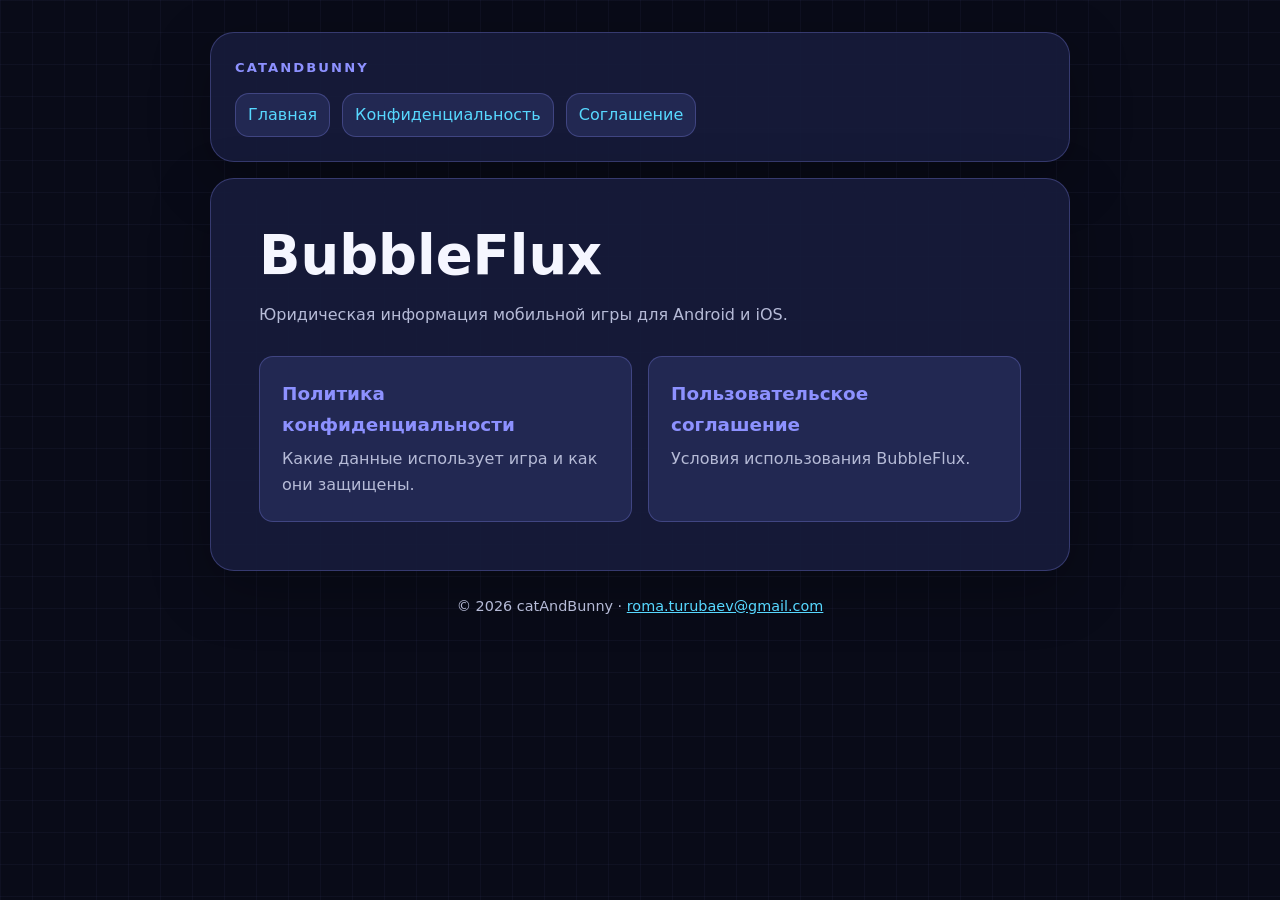
<file: index.html>
<!doctype html>
<html lang="ru"><head><meta charset="utf-8"><meta name="viewport" content="width=device-width,initial-scale=1"><meta name="description" content="Юридическая информация мобильной игры BubbleFlux"><title>BubbleFlux — юридическая информация</title><link rel="stylesheet" href="styles.css"></head>
<body><div class="page"><header><div class="brand">catAndBunny</div><nav aria-label="Навигация"><a href="index.html" aria-current="page">Главная </a><a href="privacy.html">Конфиденциальность</a><a href="terms.html">Соглашение</a></nav></header><main><h1>BubbleFlux</h1><p>Юридическая информация мобильной игры для Android и iOS.</p><div class="cards"><a class="card" href="privacy.html"><strong>Политика конфиденциальности</strong><span>Какие данные использует игра и как они защищены.</span></a><a class="card" href="terms.html"><strong>Пользовательское соглашение</strong><span>Условия использования BubbleFlux.</span></a></div></main><footer>© 2026 catAndBunny · <a href="mailto:roma.turubaev@gmail.com">roma.turubaev@gmail.com</a></footer></div></body></html>
</file>
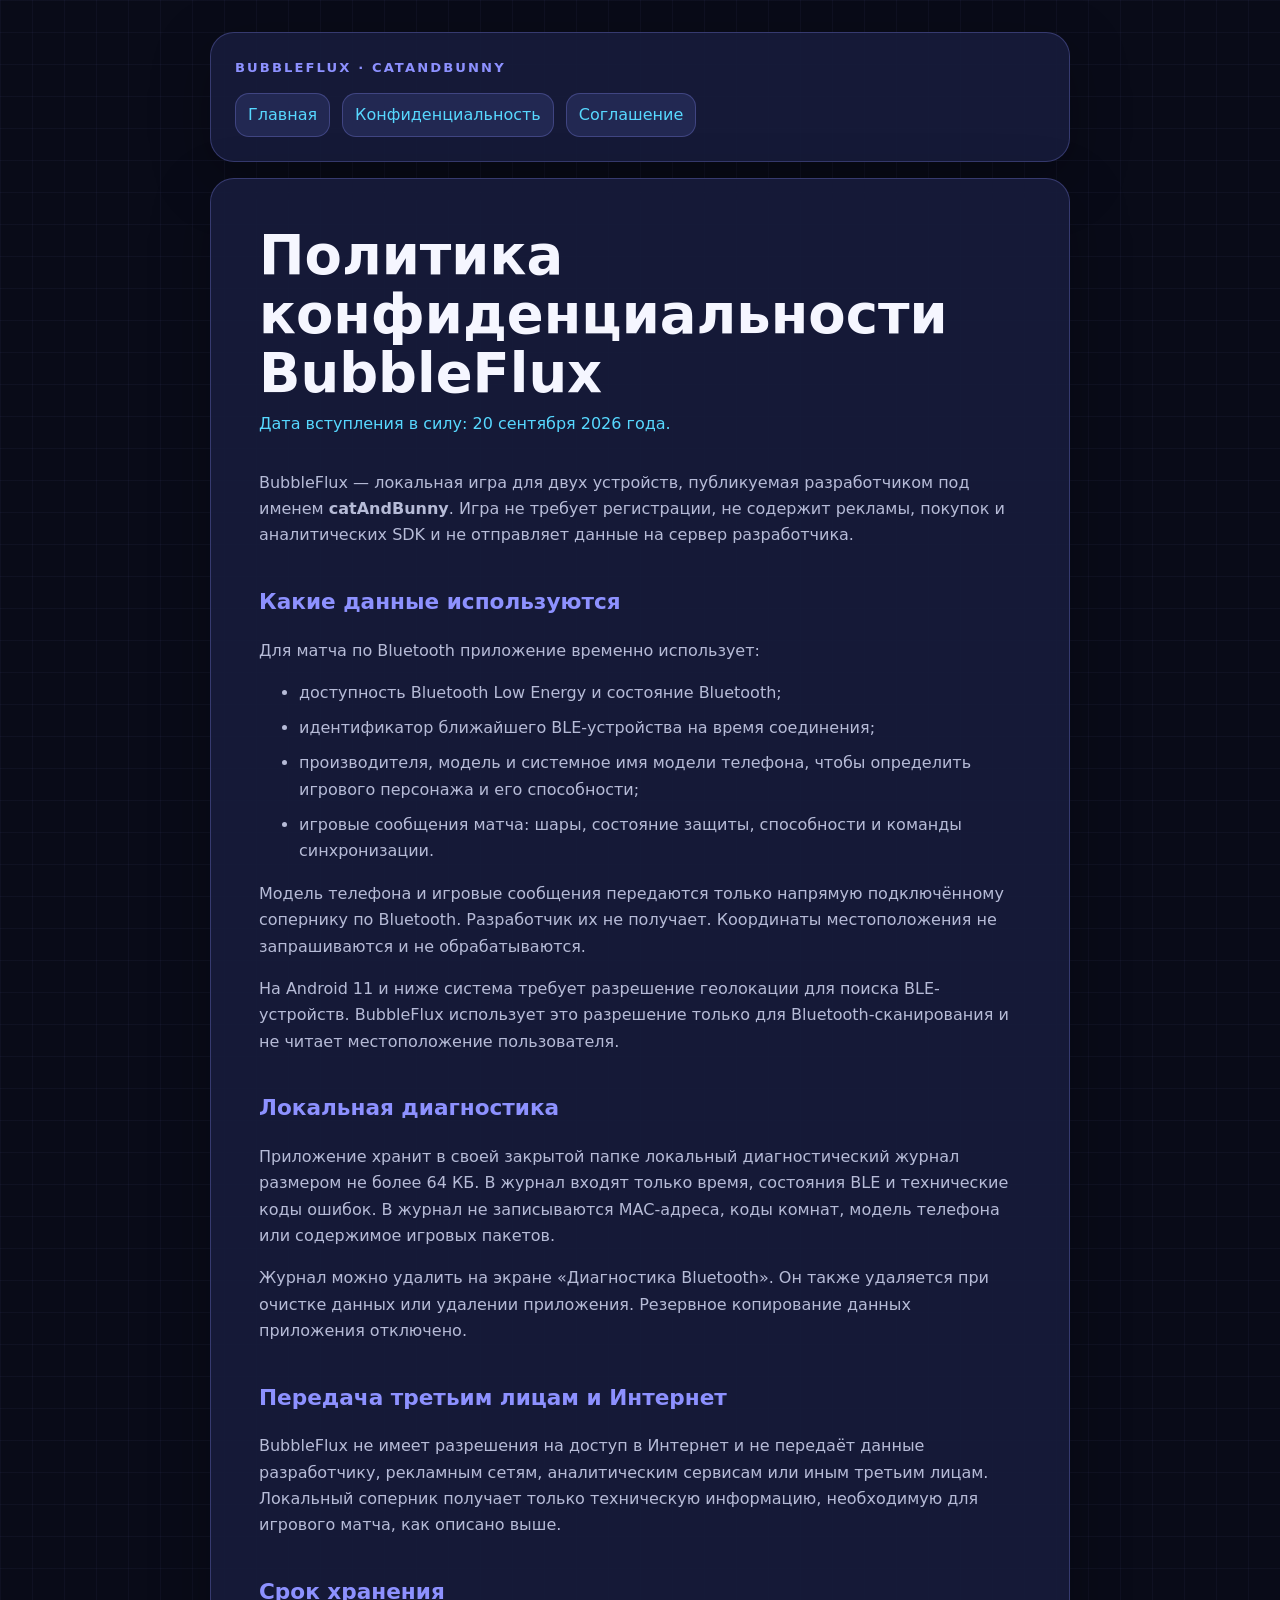
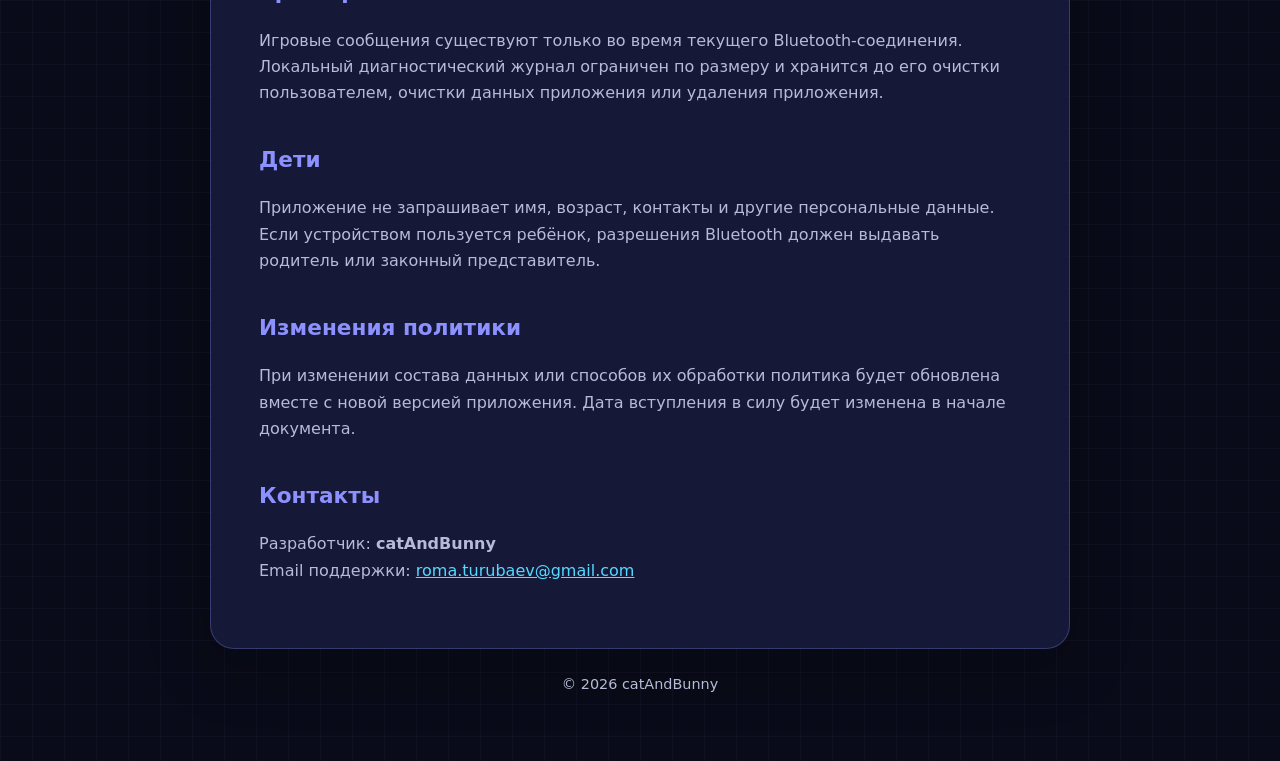
<file: privacy.html>
<!doctype html>
<html lang="ru"><head><meta charset="utf-8"><meta name="viewport" content="width=device-width,initial-scale=1"><meta name="description" content="Политика конфиденциальности мобильной игры BubbleFlux"><title>Политика конфиденциальности BubbleFlux</title><link rel="stylesheet" href="styles.css"></head>
<body><div class="page"><header><div class="brand">BubbleFlux · catAndBunny</div><nav aria-label="Навигация"><a href="index.html">Главная</a><a href="privacy.html" aria-current="page">Конфиденциальность</a><a href="terms.html">Соглашение</a></nav></header><main>
<h1>Политика конфиденциальности BubbleFlux</h1><p class="effective-date">Дата вступления в силу: 20 сентября 2026 года.</p>
<p>BubbleFlux — локальная игра для двух устройств, публикуемая разработчиком под именем <strong>catAndBunny</strong>. Игра не требует регистрации, не содержит рекламы, покупок и аналитических SDK и не отправляет данные на сервер разработчика.</p>
<h2>Какие данные используются</h2><p>Для матча по Bluetooth приложение временно использует:</p><ul><li>доступность Bluetooth Low Energy и состояние Bluetooth;</li><li>идентификатор ближайшего BLE-устройства на время соединения;</li><li>производителя, модель и системное имя модели телефона, чтобы определить игрового персонажа и его способности;</li><li>игровые сообщения матча: шары, состояние защиты, способности и команды синхронизации.</li></ul><p>Модель телефона и игровые сообщения передаются только напрямую подключённому сопернику по Bluetooth. Разработчик их не получает. Координаты местоположения не запрашиваются и не обрабатываются.</p><p>На Android 11 и ниже система требует разрешение геолокации для поиска BLE-устройств. BubbleFlux использует это разрешение только для Bluetooth-сканирования и не читает местоположение пользователя.</p>
<h2>Локальная диагностика</h2><p>Приложение хранит в своей закрытой папке локальный диагностический журнал размером не более 64 КБ. В журнал входят только время, состояния BLE и технические коды ошибок. В журнал не записываются MAC-адреса, коды комнат, модель телефона или содержимое игровых пакетов.</p><p>Журнал можно удалить на экране «Диагностика Bluetooth». Он также удаляется при очистке данных или удалении приложения. Резервное копирование данных приложения отключено.</p>
<h2>Передача третьим лицам и Интернет</h2><p>BubbleFlux не имеет разрешения на доступ в Интернет и не передаёт данные разработчику, рекламным сетям, аналитическим сервисам или иным третьим лицам. Локальный соперник получает только техническую информацию, необходимую для игрового матча, как описано выше.</p>
<h2>Срок хранения</h2><p>Игровые сообщения существуют только во время текущего Bluetooth-соединения. Локальный диагностический журнал ограничен по размеру и хранится до его очистки пользователем, очистки данных приложения или удаления приложения.</p>
<h2>Дети</h2><p>Приложение не запрашивает имя, возраст, контакты и другие персональные данные. Если устройством пользуется ребёнок, разрешения Bluetooth должен выдавать родитель или законный представитель.</p>
<h2>Изменения политики</h2><p>При изменении состава данных или способов их обработки политика будет обновлена вместе с новой версией приложения. Дата вступления в силу будет изменена в начале документа.</p>
<h2>Контакты</h2><p>Разработчик: <strong>catAndBunny</strong><br>Email поддержки: <a href="mailto:roma.turubaev@gmail.com">roma.turubaev@gmail.com</a></p>
</main><footer>© 2026 catAndBunny</footer></div></body></html>
</file>
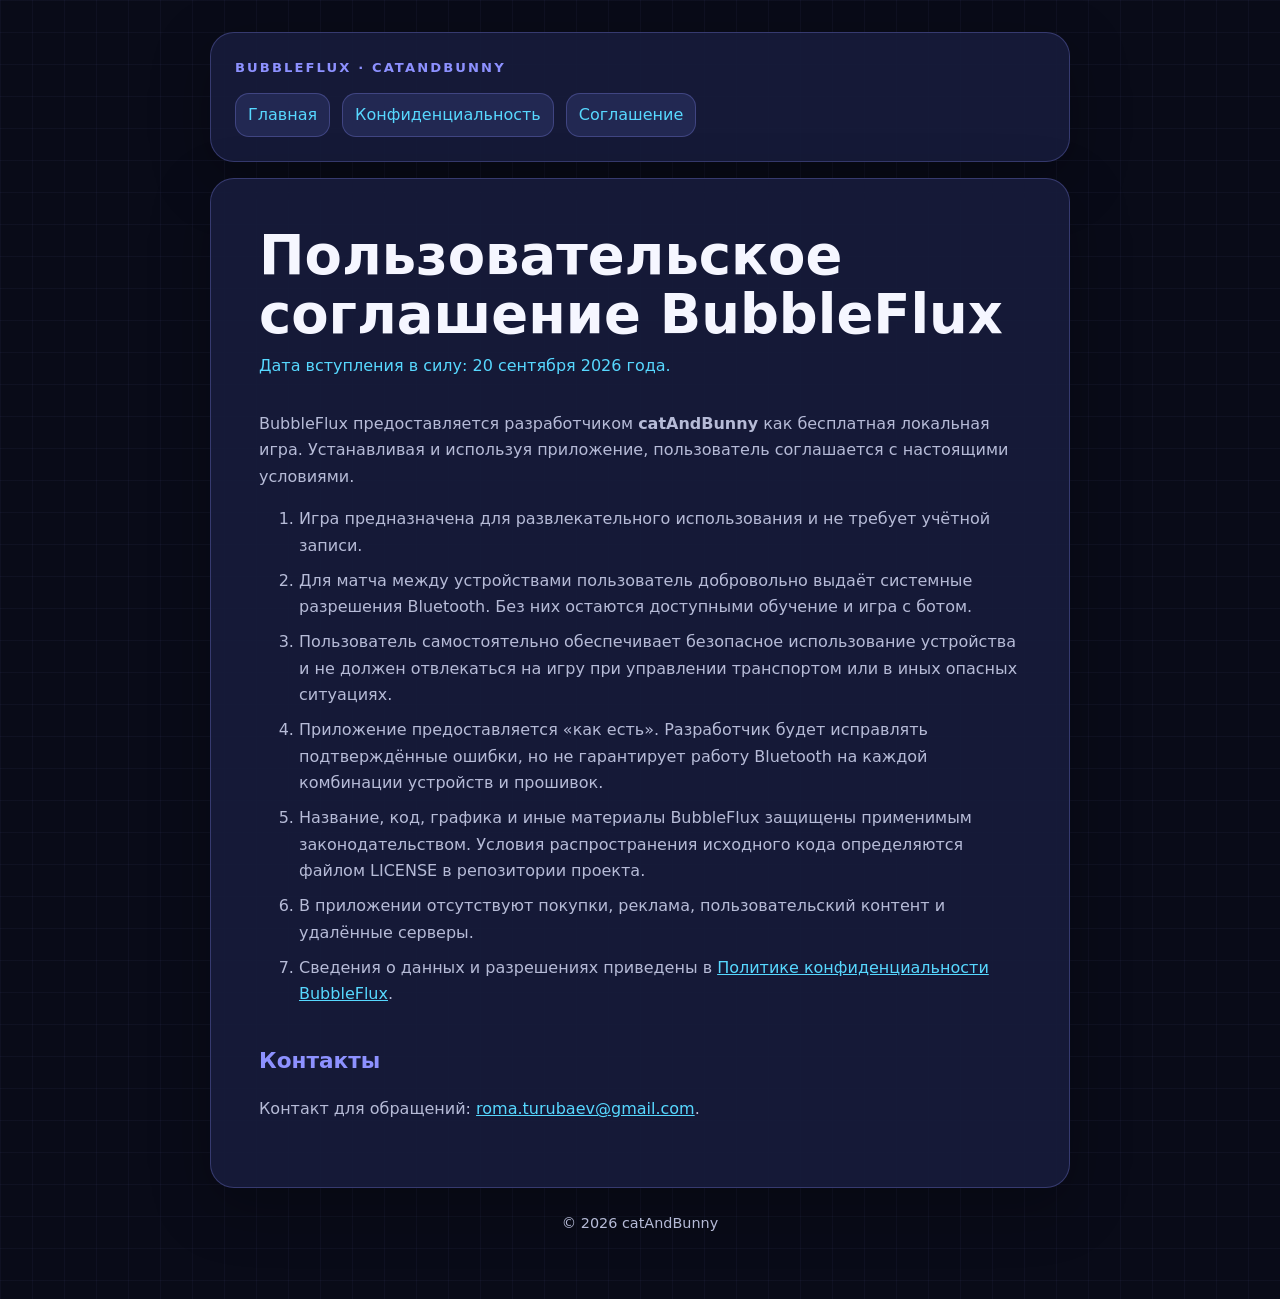
<file: terms.html>
<!doctype html>
<html lang="ru"><head><meta charset="utf-8"><meta name="viewport" content="width=device-width,initial-scale=1"><meta name="description" content="Пользовательское соглашение мобильной игры BubbleFlux"><title>Пользовательское соглашение BubbleFlux</title><link rel="stylesheet" href="styles.css"></head>
<body><div class="page"><header><div class="brand">BubbleFlux · catAndBunny</div><nav aria-label="Навигация"><a href="index.html">Главная</a><a href="privacy.html">Конфиденциальность</a><a href="terms.html" aria-current="page">Соглашение</a></nav></header><main>
<h1>Пользовательское соглашение BubbleFlux</h1><p class="effective-date">Дата вступления в силу: 20 сентября 2026 года.</p><p>BubbleFlux предоставляется разработчиком <strong>catAndBunny</strong> как бесплатная локальная игра. Устанавливая и используя приложение, пользователь соглашается с настоящими условиями.</p><ol><li>Игра предназначена для развлекательного использования и не требует учётной записи.</li><li>Для матча между устройствами пользователь добровольно выдаёт системные разрешения Bluetooth. Без них остаются доступными обучение и игра с ботом.</li><li>Пользователь самостоятельно обеспечивает безопасное использование устройства и не должен отвлекаться на игру при управлении транспортом или в иных опасных ситуациях.</li><li>Приложение предоставляется «как есть». Разработчик будет исправлять подтверждённые ошибки, но не гарантирует работу Bluetooth на каждой комбинации устройств и прошивок.</li><li>Название, код, графика и иные материалы BubbleFlux защищены применимым законодательством. Условия распространения исходного кода определяются файлом LICENSE в репозитории проекта.</li><li>В приложении отсутствуют покупки, реклама, пользовательский контент и удалённые серверы.</li><li>Сведения о данных и разрешениях приведены в <a href="privacy.html">Политике конфиденциальности BubbleFlux</a>.</li></ol><h2>Контакты</h2><p>Контакт для обращений: <a href="mailto:roma.turubaev@gmail.com">roma.turubaev@gmail.com</a>.</p>
</main><footer>© 2026 catAndBunny</footer></div></body></html>
</file>
<file: styles.css>
:root{color-scheme:dark;--bg:#090b18;--surface:#171b3a;--surface2:#222852;--text:#f5f6ff;--muted:#b6bbd7;--accent:#8d91ff;--cyan:#57d8ff;--border:rgba(141,145,255,.28)}
*{box-sizing:border-box}body{margin:0;background:linear-gradient(rgba(141,145,255,.045) 1px,transparent 1px),linear-gradient(90deg,rgba(141,145,255,.045) 1px,transparent 1px),var(--bg);background-size:32px 32px;color:var(--text);font-family:Inter,system-ui,-apple-system,BlinkMacSystemFont,"Segoe UI",sans-serif;line-height:1.65}.page{width:min(860px,calc(100% - 32px));margin:0 auto;padding:32px 0 64px}header,main{border:1px solid var(--border);background:rgba(23,27,58,.94);box-shadow:0 18px 60px rgba(0,0,0,.25)}header{margin-bottom:16px;padding:24px;border-radius:24px}main{padding:clamp(24px,5vw,48px);border-radius:24px}.brand{color:var(--accent);font-size:.82rem;font-weight:800;letter-spacing:.16em;text-transform:uppercase}nav{display:flex;flex-wrap:wrap;gap:12px;margin-top:14px}a{color:var(--cyan)}nav a,.card{border:1px solid var(--border);border-radius:14px;background:var(--surface2);text-decoration:none}nav a{padding:8px 12px}h1{margin:0 0 8px;font-size:clamp(2rem,7vw,3.4rem);line-height:1.08}h2{margin-top:2.2rem;color:var(--accent);font-size:1.35rem}p,li{color:var(--muted)}li+li{margin-top:.55rem}.effective-date{margin:0 0 2rem;color:var(--cyan)}.cards{display:grid;grid-template-columns:repeat(auto-fit,minmax(240px,1fr));gap:16px;margin-top:28px}.card{display:block;padding:22px;color:var(--text)}.card strong{display:block;margin-bottom:6px;color:var(--accent);font-size:1.15rem}.card span{color:var(--muted)}footer{padding:24px 4px 0;color:var(--muted);text-align:center;font-size:.9rem}@media(max-width:540px){.page{width:min(100% - 20px,860px);padding-top:10px}header,main{border-radius:18px}}
</file>
